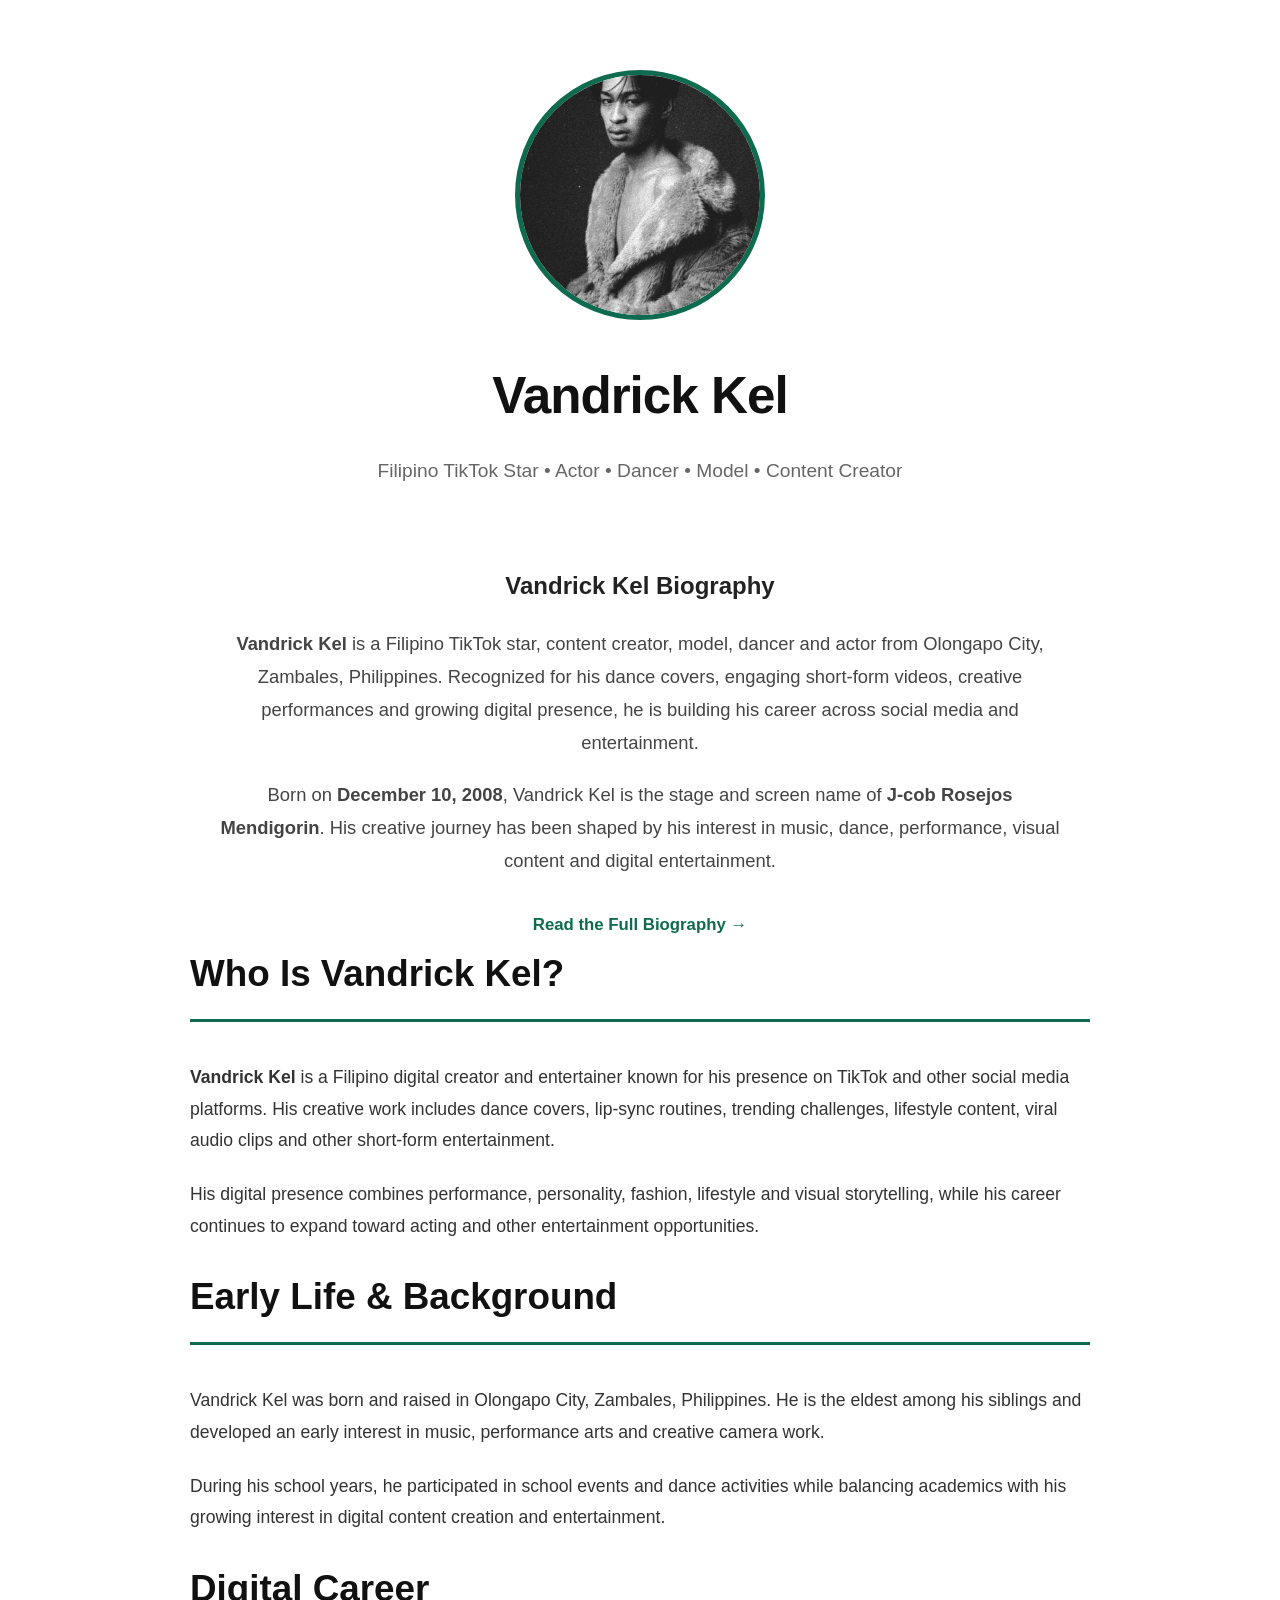
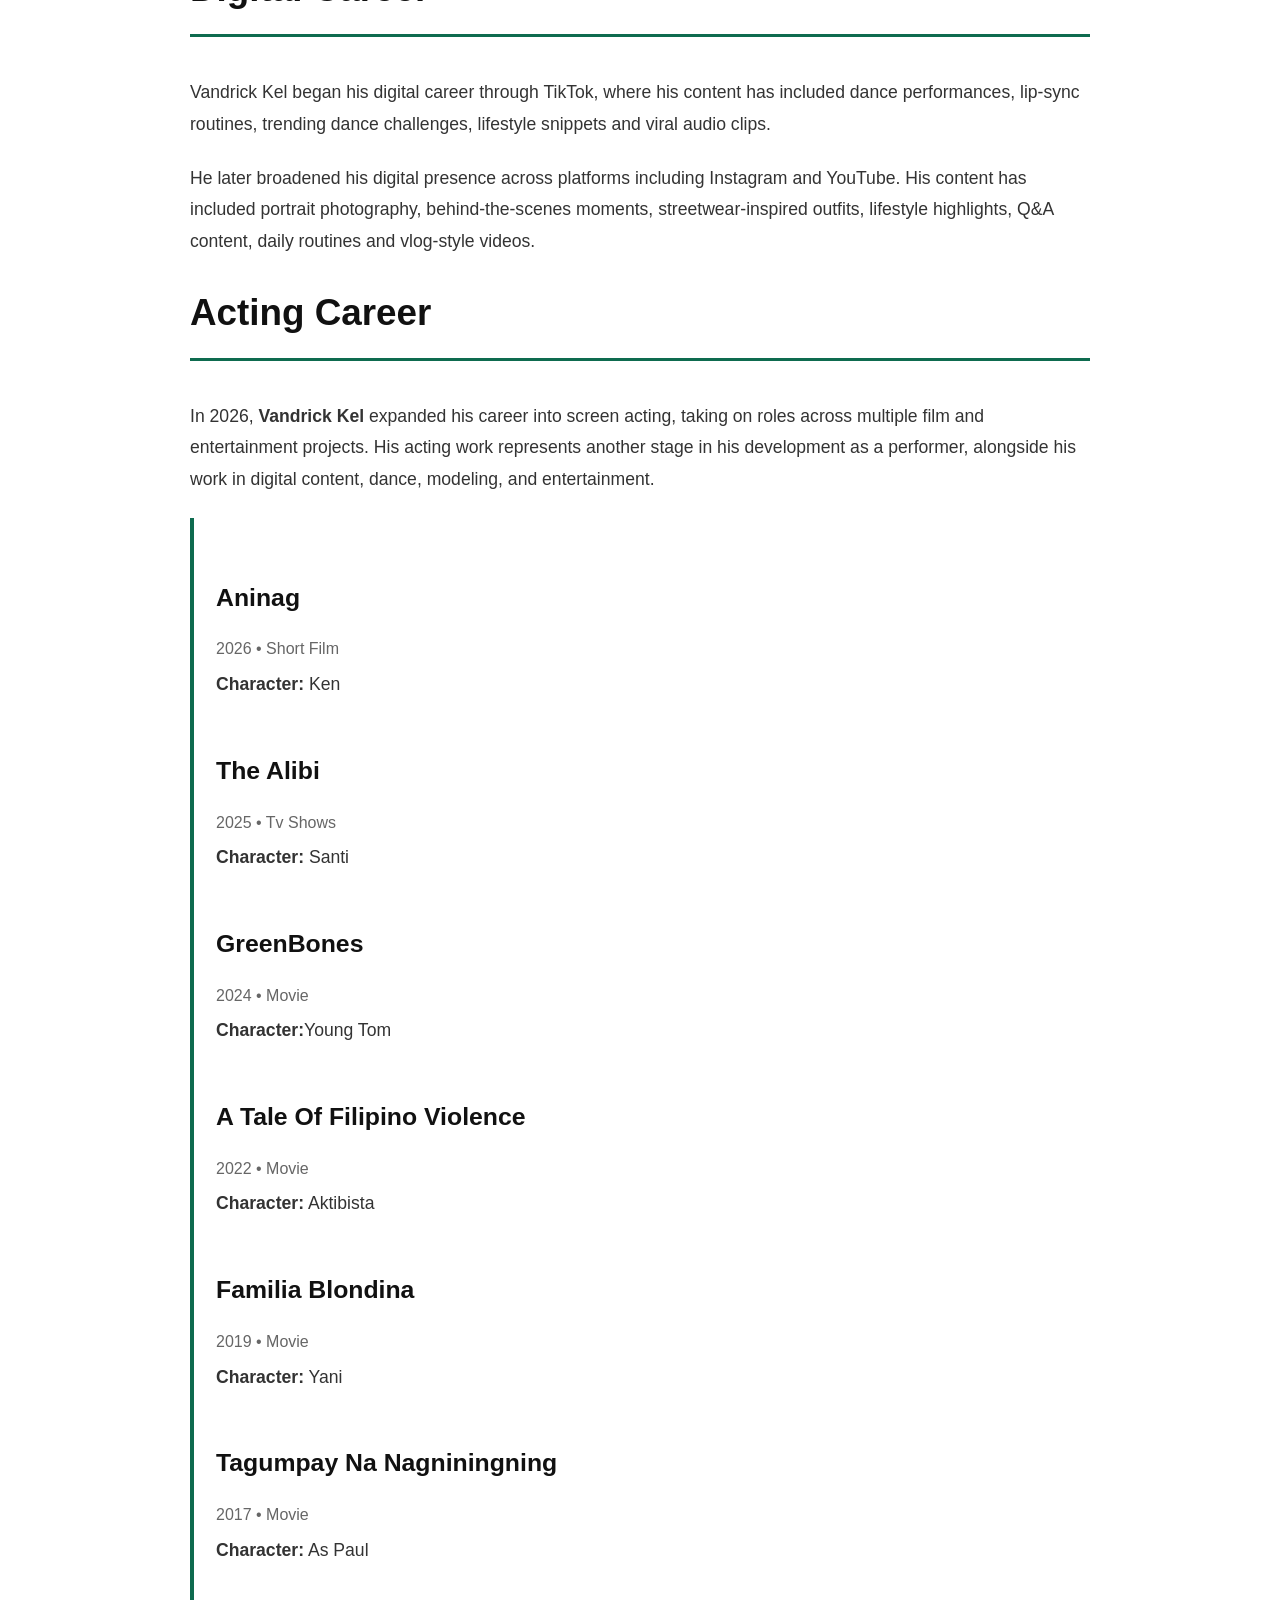
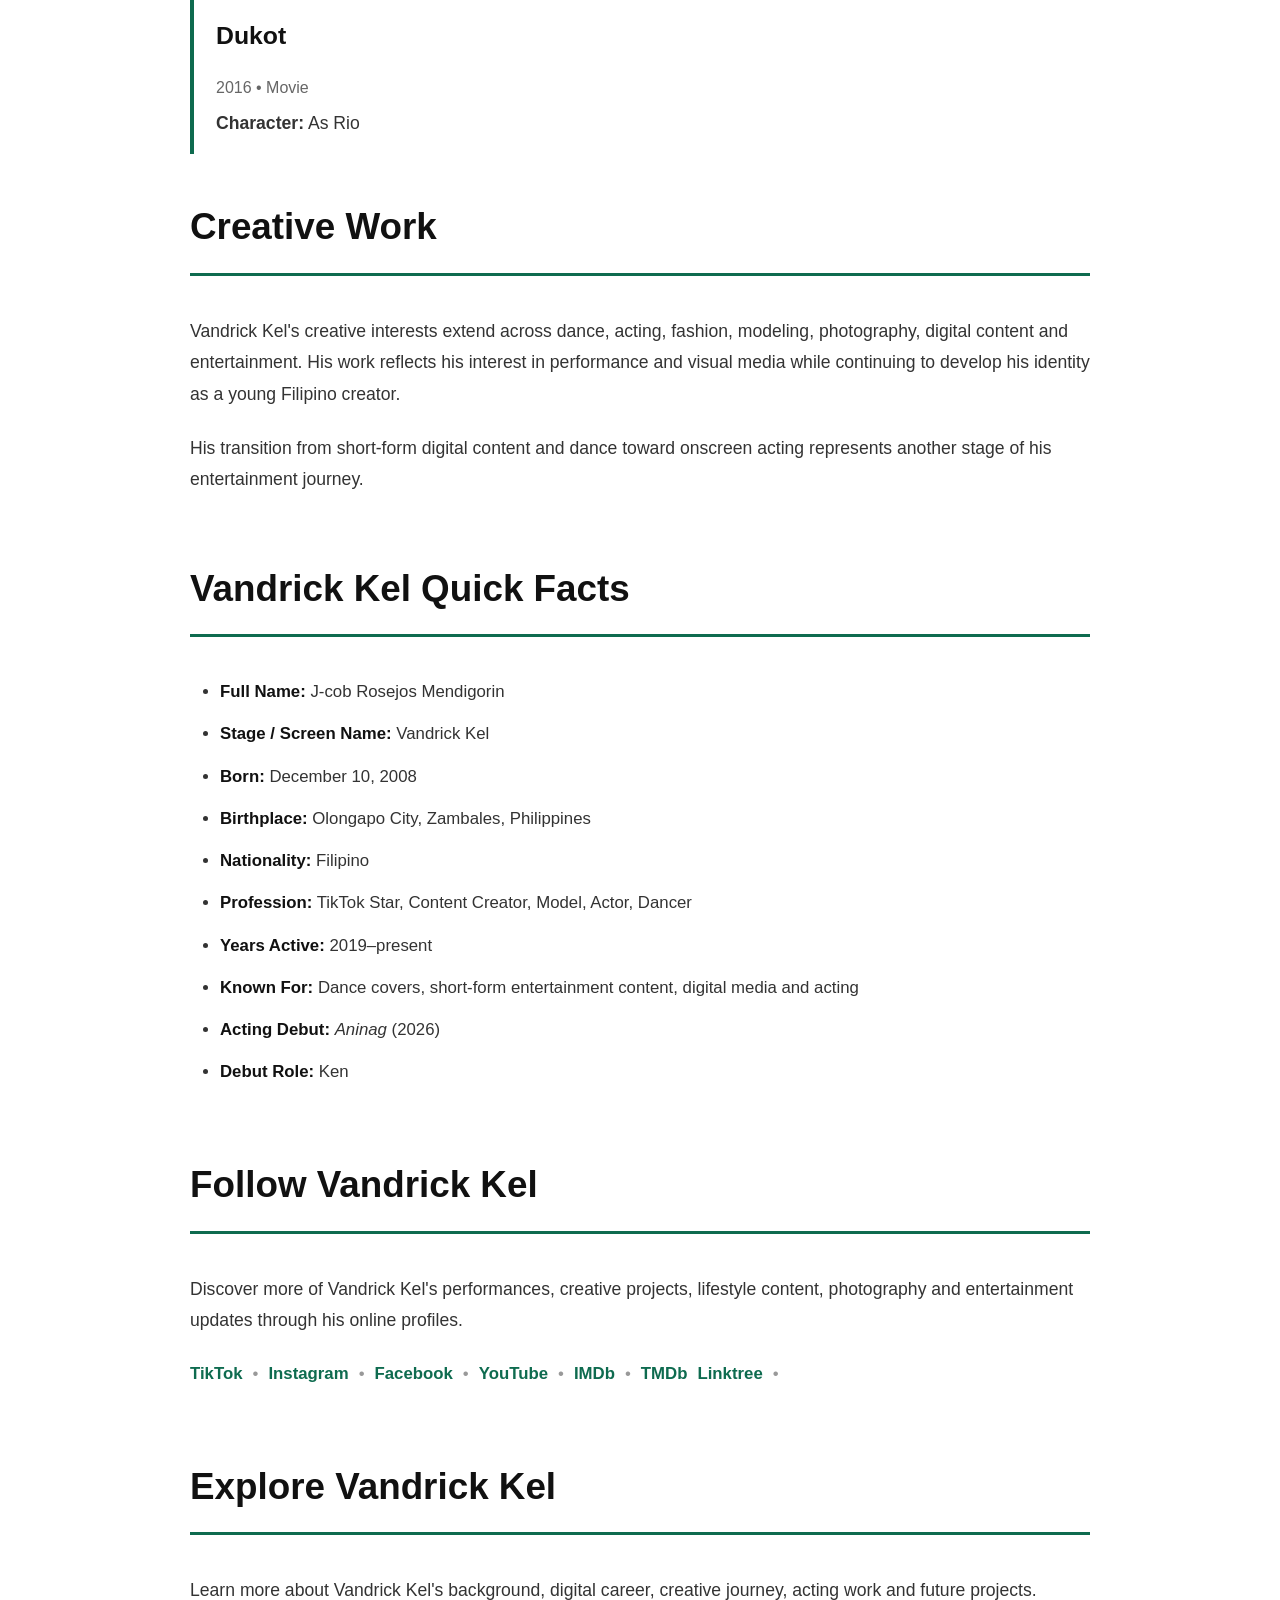
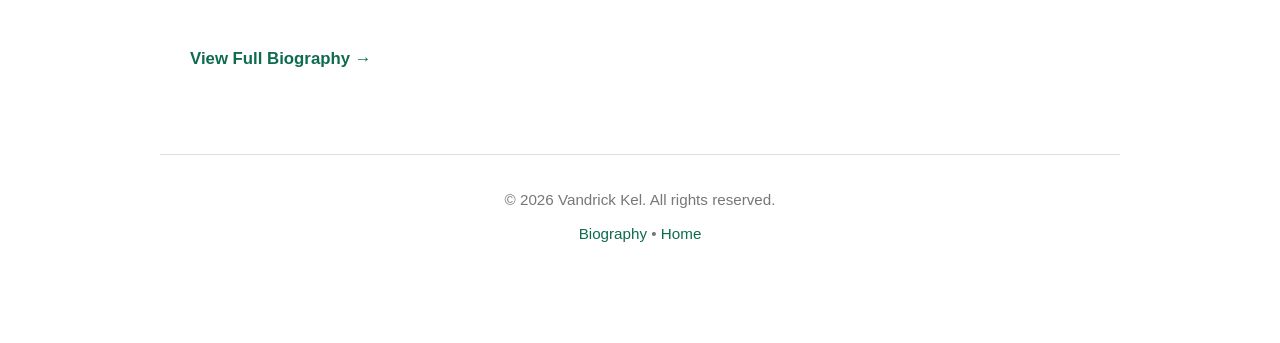
<file: index.html>
<!DOCTYPE html>
<html lang="en">
<head>
<meta charset="UTF-8">
<meta name="viewport" content="width=device-width, initial-scale=1.0">
<meta name="google-site-verification" content="C8vLvg6FBzjYCtezWbCDhs6NdPQ2wVLmNBGXjMacspY" />
<title>Vandrick Kel - Biography | Filipino TikTok Star, Actor & Content Creator</title>
<meta name="description" content="Vandrick Kel is a Filipino TikTok star, content creator, model, dancer and actor from Olongapo City, Zambales. Discover his biography, career, digital journey and acting debut as Ken in Aninag (2026).">
<meta name="author" content="Vandrick Kel">
<meta name="robots" content="index, follow">
<meta name="keywords" content="Vandrick Kel, Vandrick Kel biography, Vandrick Kel actor, Vandrick Kel TikTok, Vandrick Kel dancer, Vandrick Kel content creator, Vandrick Kel model, J-cob Rosejos Mendigorin, Aninag 2026, Ken Aninag">
<link rel="canonical" href="https://j-cobmendigorin.github.io/vandrick-kel/">
<meta property="og:type" content="profile">
<meta property="og:title" content="Vandrick Kel - Biography">
<meta property="og:description" content="Filipino TikTok star, content creator, model, dancer and actor from Olongapo City, Zambales.">
<meta property="og:url" content="https://j-cobmendigorin.github.io/vandrick-kel/">
<meta property="og:image" content="https://j-cobmendigorin.github.io/vandrick-kel/assets/vandrick-kel.jpg">
<meta property="og:site_name" content="Vandrick Kel">
<meta name="twitter:card" content="summary_large_image">
<meta name="twitter:title" content="Vandrick Kel - Biography">
<meta name="twitter:description" content="Filipino TikTok star, content creator, model, dancer and actor from Olongapo City, Zambales.">
<meta name="twitter:image" content="https://j-cobmendigorin.github.io/vandrick-kel/assets/vandrick-kel.jpg">
<script type="application/ld+json">
{"@context": "https://schema.org",
  "@type": "Person",
  "name": "Vandrick Kel",
  "alternateName": "J-cob Rosejos Mendigorin",
  "birthDate": "2008-12-10",
  "birthPlace": {
    "@type": "Place",
    "name": "Olongapo City, Zambales, Philippines"},
  "nationality": {
    "@type": "Country",
    "name": "Philippines"
  },
  "jobTitle": [
    "TikTok Star",
    "Content Creator",
    "Model",
    "Actor",
    "Dancer"
  ],
  "url": "https://j-cobmendigorin.github.io/vandrick-kel/",
  "image": "https://j-cobmendigorin.github.io/vandrick-kel/assets/vandrick-kel.jpg",
  "sameAs": [
    "https://www.tiktok.com/@vandrickkel",
    "https://www.youtube.com/@vandrickkel",
    "https://www.instagram.com/vandrickkel",
    "https://www.facebook.com/vandrickkel",
    "https://www.imdb.com/name/nm18604994/",
    "https://www.themoviedb.org/person/6289377-vandrick-kel",
    "https://linktr.ee/vandrickkel",
  ]
}
</script>
<link rel="stylesheet" href="style.css">
</head>
<body>
<main class="site-container">
<header class="hero">
<img src="assets/vandrick-kel.jpg" alt="Vandrick Kel - Filipino actor, dancer, model and digital content creator" class="profile-image">
<h1>Vandrick Kel</h1>
<p class="tagline">Filipino TikTok Star • Actor • Dancer • Model • Content Creator</p>
</header>
<section class="home-intro">
<h2>Vandrick Kel Biography</h2>
<p><strong>Vandrick Kel</strong> is a Filipino TikTok star, content creator, model, dancer and actor from Olongapo City, Zambales, Philippines. Recognized for his dance covers, engaging short-form videos, creative performances and growing digital presence, he is building his career across social media and entertainment.</p>
<p>Born on <strong>December 10, 2008</strong>, Vandrick Kel is the stage and screen name of <strong>J-cob Rosejos Mendigorin</strong>. His creative journey has been shaped by his interest in music, dance, performance, visual content and digital entertainment.</p>
<a href="about.html" class="read-more">Read the Full Biography →</a>
</section>
<section class="content">
<h2>Who Is Vandrick Kel?</h2>
<p><strong>Vandrick Kel</strong> is a Filipino digital creator and entertainer known for his presence on TikTok and other social media platforms. His creative work includes dance covers, lip-sync routines, trending challenges, lifestyle content, viral audio clips and other short-form entertainment.</p>
<p>His digital presence combines performance, personality, fashion, lifestyle and visual storytelling, while his career continues to expand toward acting and other entertainment opportunities.</p>
<h2>Early Life &amp; Background</h2>
<p>Vandrick Kel was born and raised in Olongapo City, Zambales, Philippines. He is the eldest among his siblings and developed an early interest in music, performance arts and creative camera work.</p>
<p>During his school years, he participated in school events and dance activities while balancing academics with his growing interest in digital content creation and entertainment.</p>
<h2>Digital Career</h2>
<p>Vandrick Kel began his digital career through TikTok, where his content has included dance performances, lip-sync routines, trending dance challenges, lifestyle snippets and viral audio clips.</p>
<p>He later broadened his digital presence across platforms including Instagram and YouTube. His content has included portrait photography, behind-the-scenes moments, streetwear-inspired outfits, lifestyle highlights, Q&amp;A content, daily routines and vlog-style videos.</p>
<h2>Acting Career</h2>
<p>In 2026, <strong>Vandrick Kel</strong> expanded his career into screen acting, taking on roles across multiple film and entertainment projects. His acting work represents another stage in his development as a performer, alongside his work in digital content, dance, modeling, and entertainment.</p>
<div class="film-card">
<h3>Aninag</h3>
<p class="film-year">2026 • Short Film</p>
<p><strong>Character:</strong> Ken</p>
<h3>The Alibi</h3>
<p class="film-year">2025 • Tv Shows</p>
<p><strong>Character:</strong> Santi</p>
<h3>GreenBones</h3>
<p class="film-year">2024 • Movie</p>
<p><strong>Character:</strong>Young Tom</p>
<h3>A Tale Of Filipino Violence</h3>
<p class="film-year">2022 • Movie</p>
<p><strong>Character:</strong> Aktibista</p>
<h3>Familia Blondina</h3>
<p class="film-year">2019 • Movie</p>
<p><strong>Character:</strong> Yani</p>
<h3>Tagumpay Na Nagniningning</h3>
<p class="film-year">2017 • Movie</p>
<p><strong>Character:</strong> As Paul</p>
<h3>Dukot</h3>
<p class="film-year">2016 • Movie</p>
<p><strong>Character:</strong> As Rio</p>
</div>
<h2>Creative Work</h2>
<p>Vandrick Kel's creative interests extend across dance, acting, fashion, modeling, photography, digital content and entertainment. His work reflects his interest in performance and visual media while continuing to develop his identity as a young Filipino creator.</p>
<p>His transition from short-form digital content and dance toward onscreen acting represents another stage of his entertainment journey.</p>
<section class="quick-facts">
<h2>Vandrick Kel Quick Facts</h2>
<ul>
<li><strong>Full Name:</strong> J-cob Rosejos Mendigorin</li>
<li><strong>Stage / Screen Name:</strong> Vandrick Kel</li>
<li><strong>Born:</strong> December 10, 2008</li>
<li><strong>Birthplace:</strong> Olongapo City, Zambales, Philippines</li>
<li><strong>Nationality:</strong> Filipino</li>
<li><strong>Profession:</strong> TikTok Star, Content Creator, Model, Actor, Dancer</li>
<li><strong>Years Active:</strong> 2019–present</li>
<li><strong>Known For:</strong> Dance covers, short-form entertainment content, digital media and acting</li>
<li><strong>Acting Debut:</strong> <em>Aninag</em> (2026)</li>
<li><strong>Debut Role:</strong> Ken</li>
</ul>
</section>
<section class="connect">
<h2>Follow Vandrick Kel</h2>
<p>Discover more of Vandrick Kel's performances, creative projects, lifestyle content, photography and entertainment updates through his online profiles.</p>
<div class="social-links">
<a href="https://www.tiktok.com/@vandrickkel" target="_blank" rel="noopener noreferrer">TikTok</a><span>•</span>
<a href="https://www.instagram.com/vandrickkel" target="_blank" rel="noopener noreferrer">Instagram</a><span>•</span>
<a href="https://www.facebook.com/vandrickkel" target="_blank" rel="noopener noreferrer">Facebook</a><span>•</span>
<a href="https://www.youtube.com/@vandrickkel" target="_blank" rel="noopener noreferrer">YouTube</a><span>•</span>  
<a href="https://www.imdb.com/name/nm18604994/" target="_blank" rel="noopener noreferrer">IMDb</a><span>•</span>
<a href="https://www.themoviedb.org/person/6289377-vandrick-kel" target="_blank" rel="noopener noreferrer">TMDb</a>
<a href="https://linktr.ee/vandrickkel" target="_blank" rel="noopener noreferrer">Linktree</a><span>•</span>
</div>
</section>
<section class="connect">
<h2>Explore Vandrick Kel</h2>
<p>Learn more about Vandrick Kel's background, digital career, creative journey, acting work and future projects.</p>
<a href="about.html" class="read-more">View Full Biography →</a>
</section>
</section>
<footer>
<p>© 2026 Vandrick Kel. All rights reserved.</p>
<p><a href="about.html">Biography</a> <span>•</span> <a href="index.html">Home</a></p>
</footer>
</main>
</body>
</html>
</file>
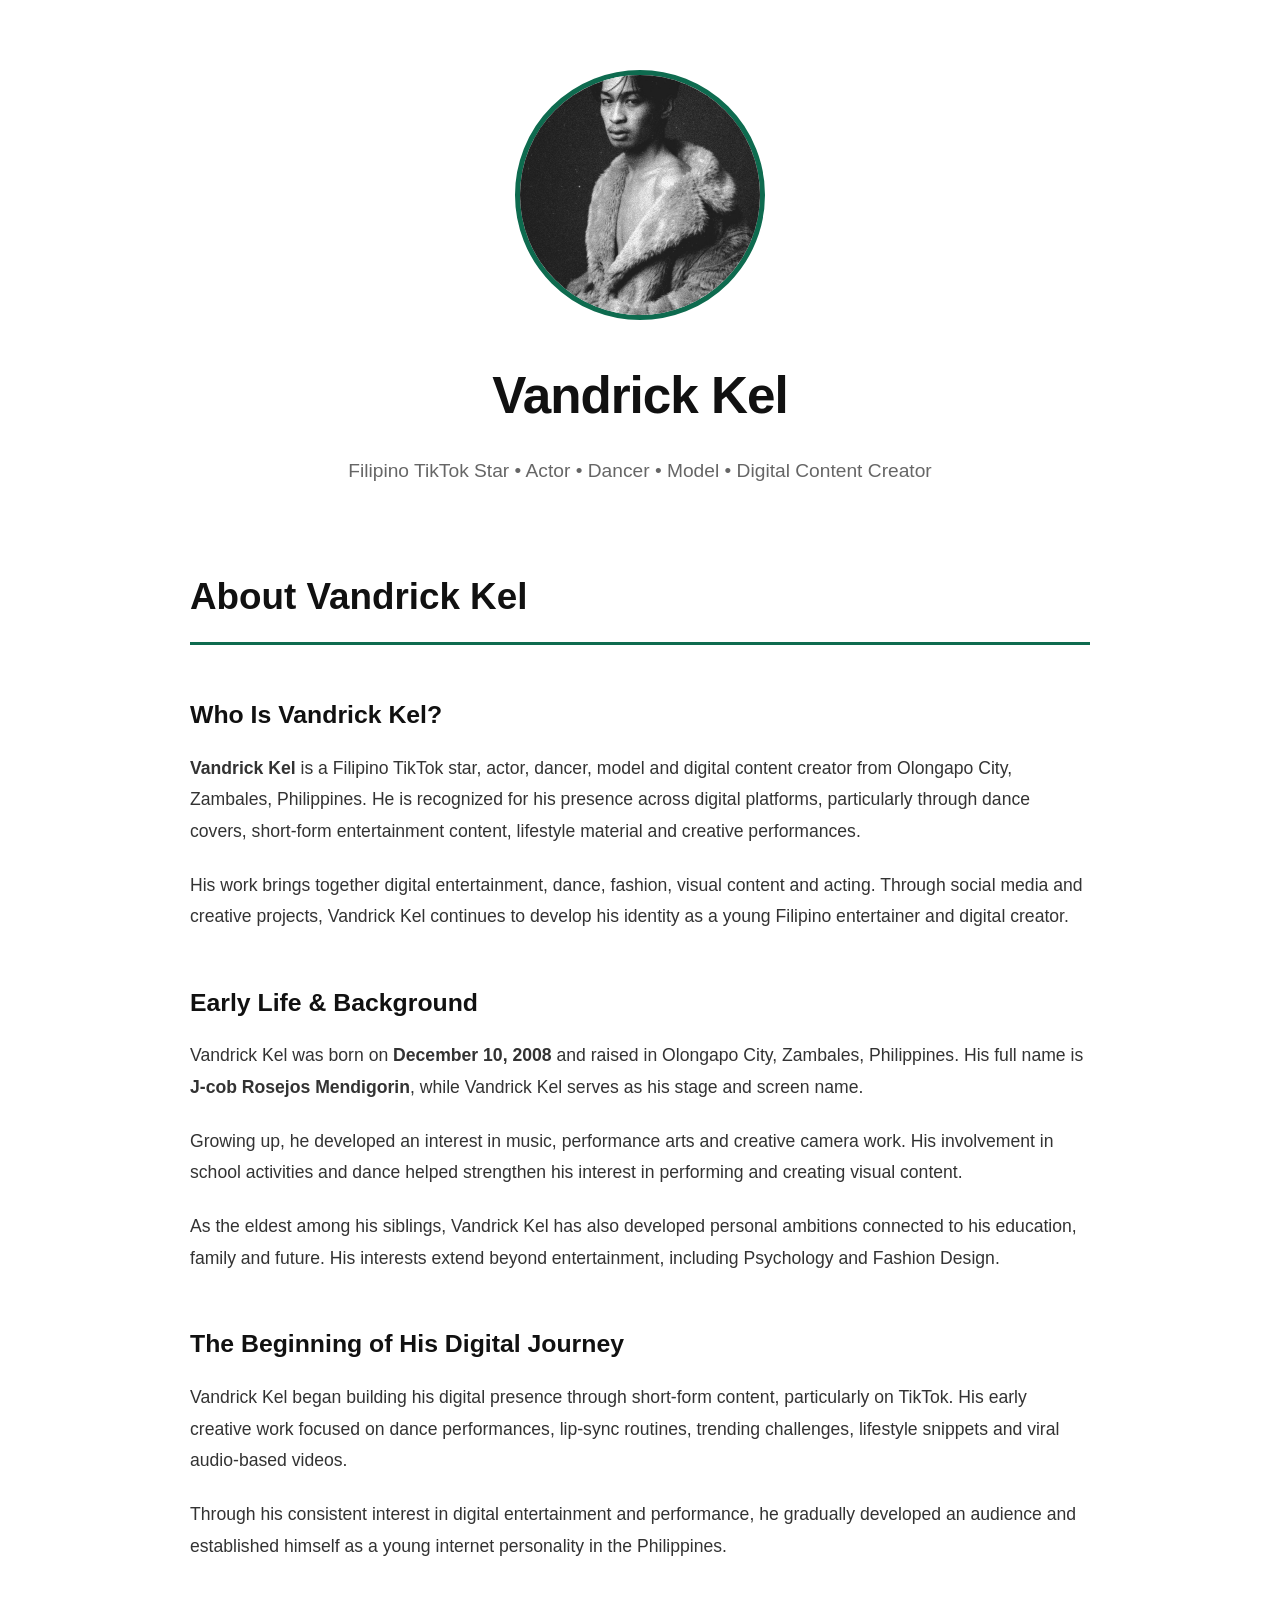
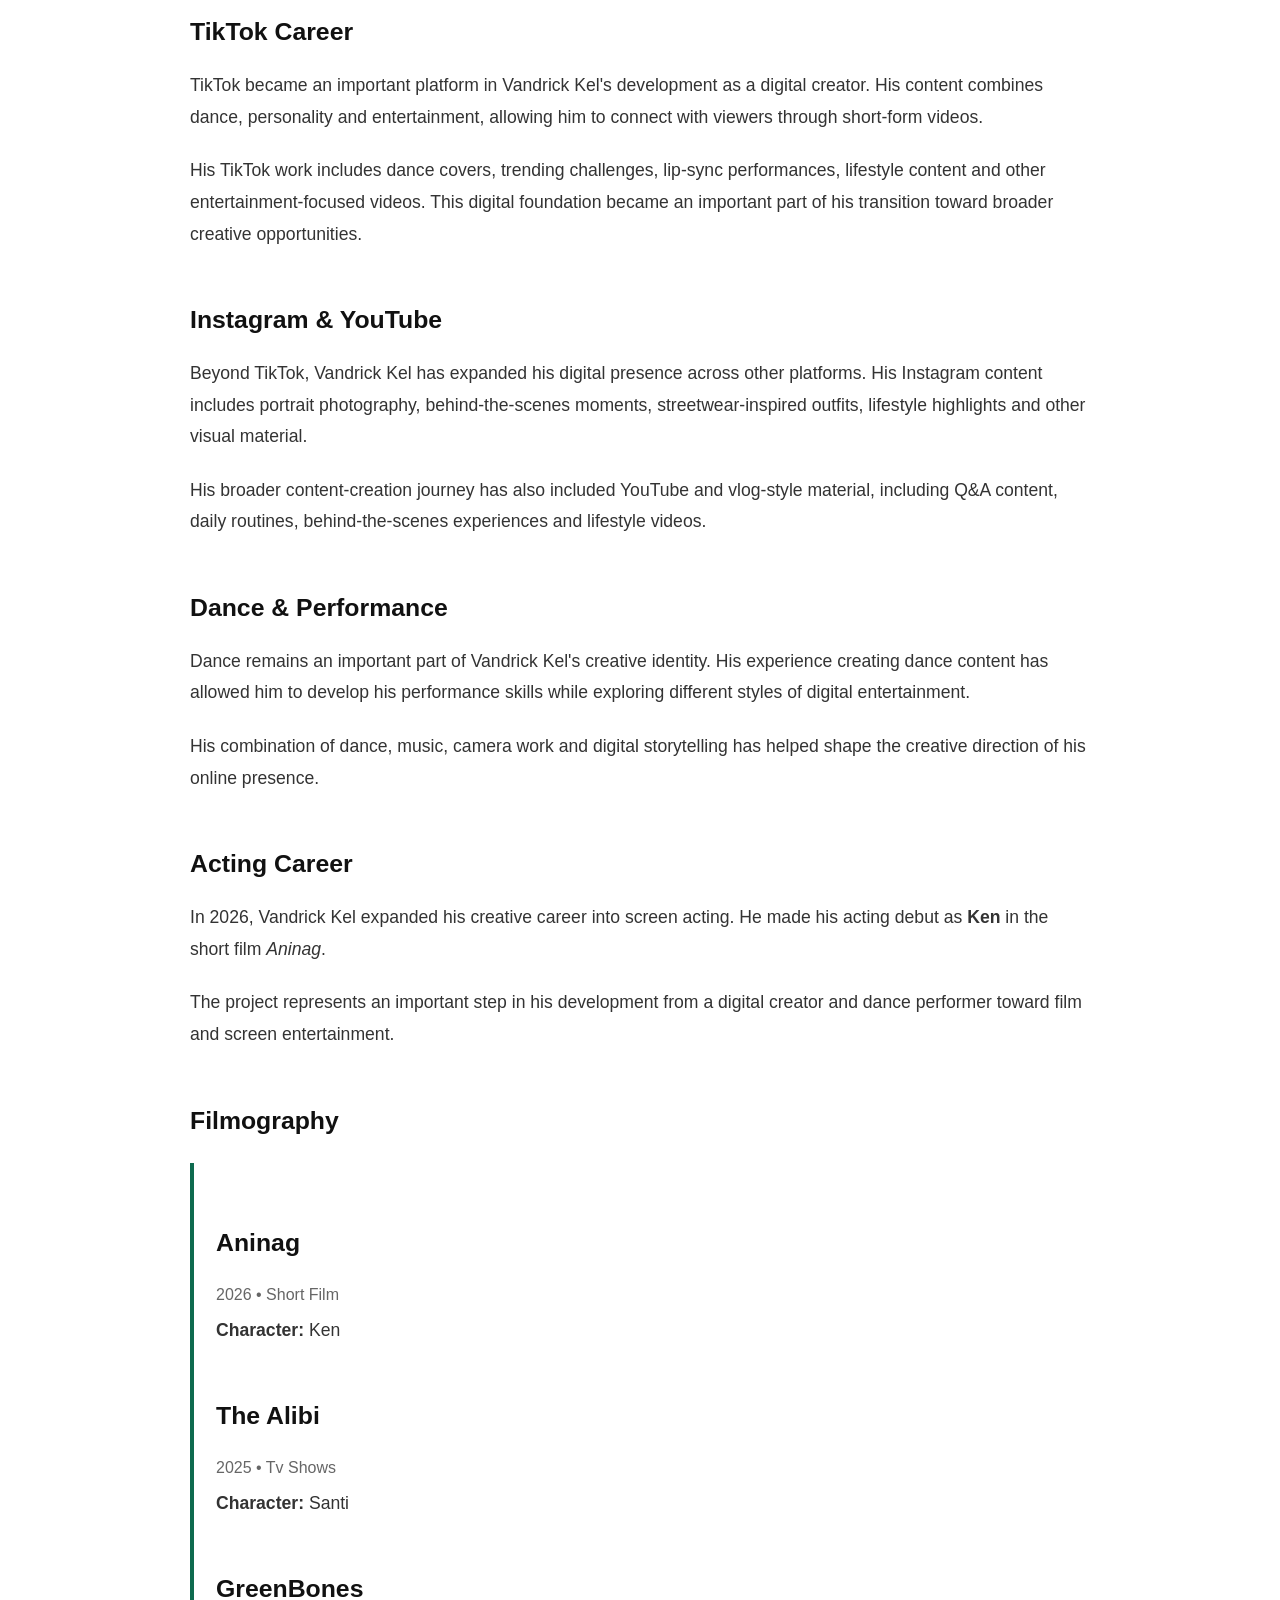
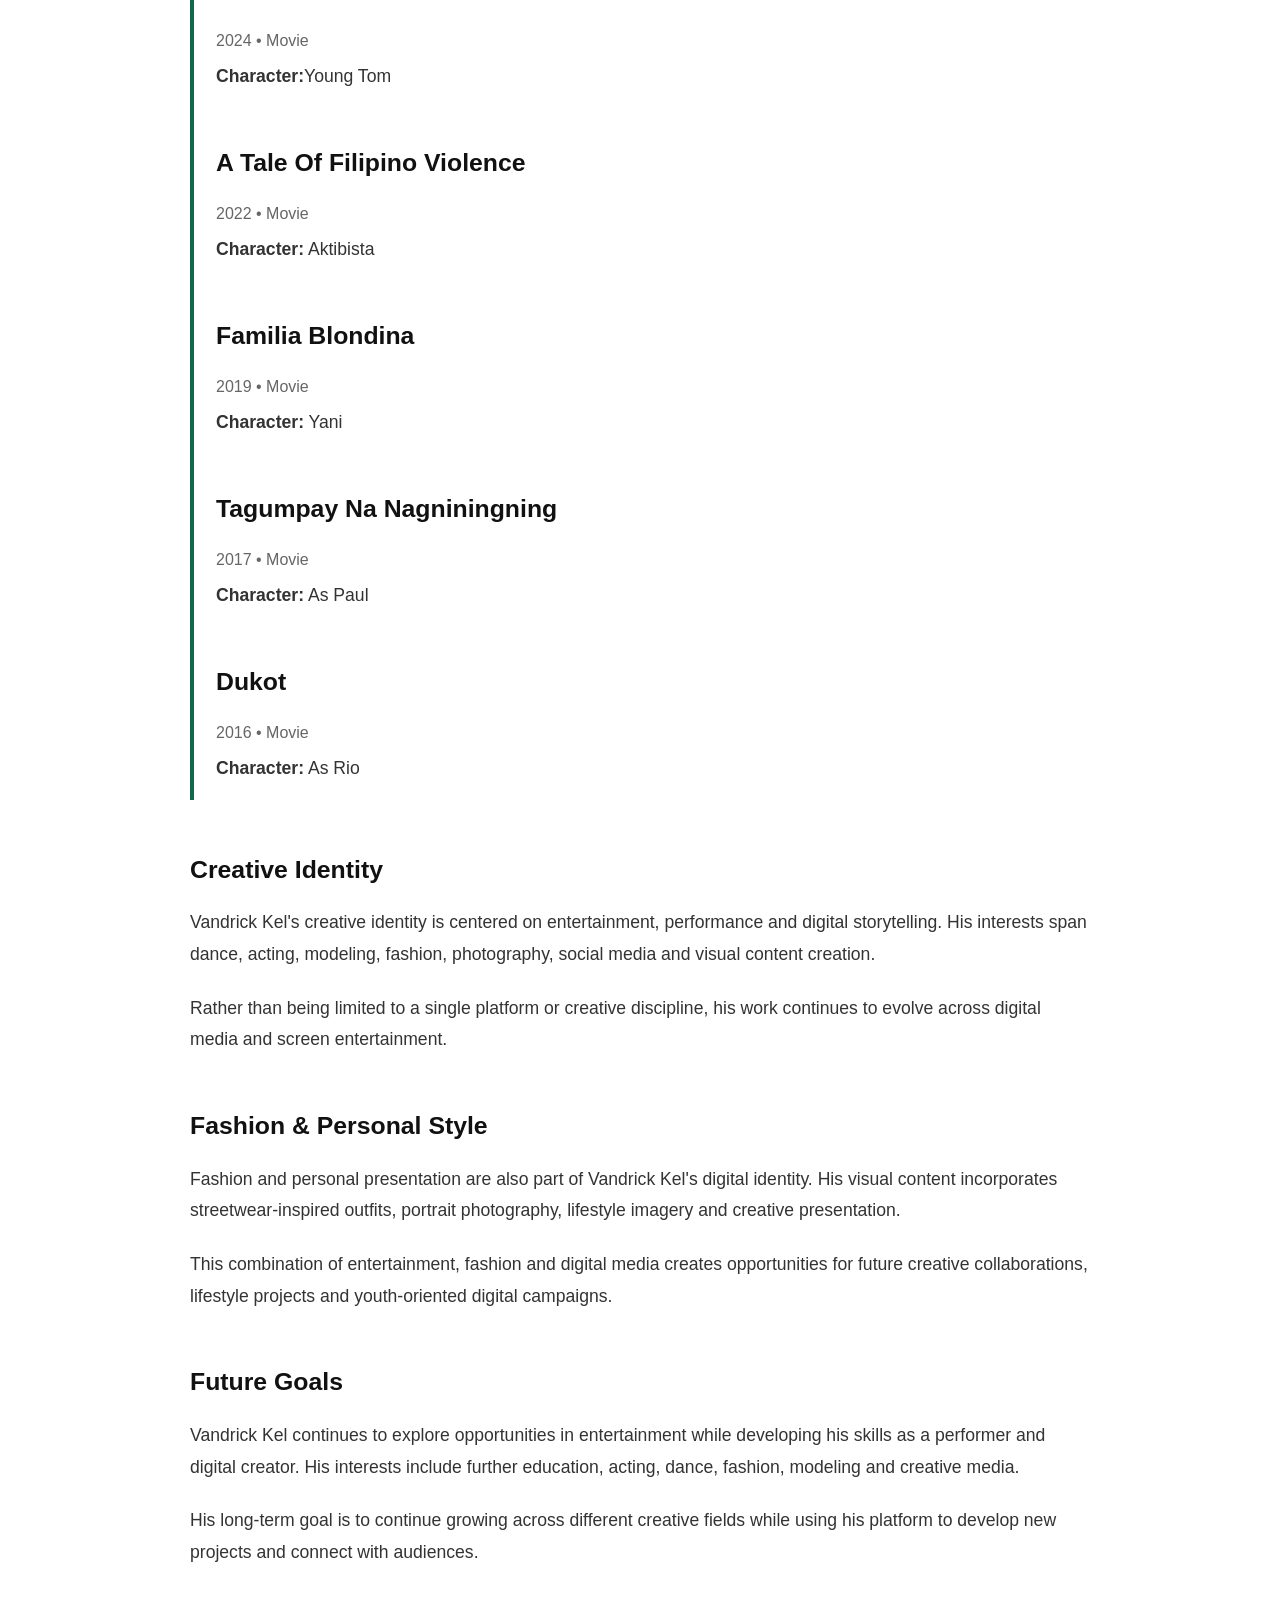
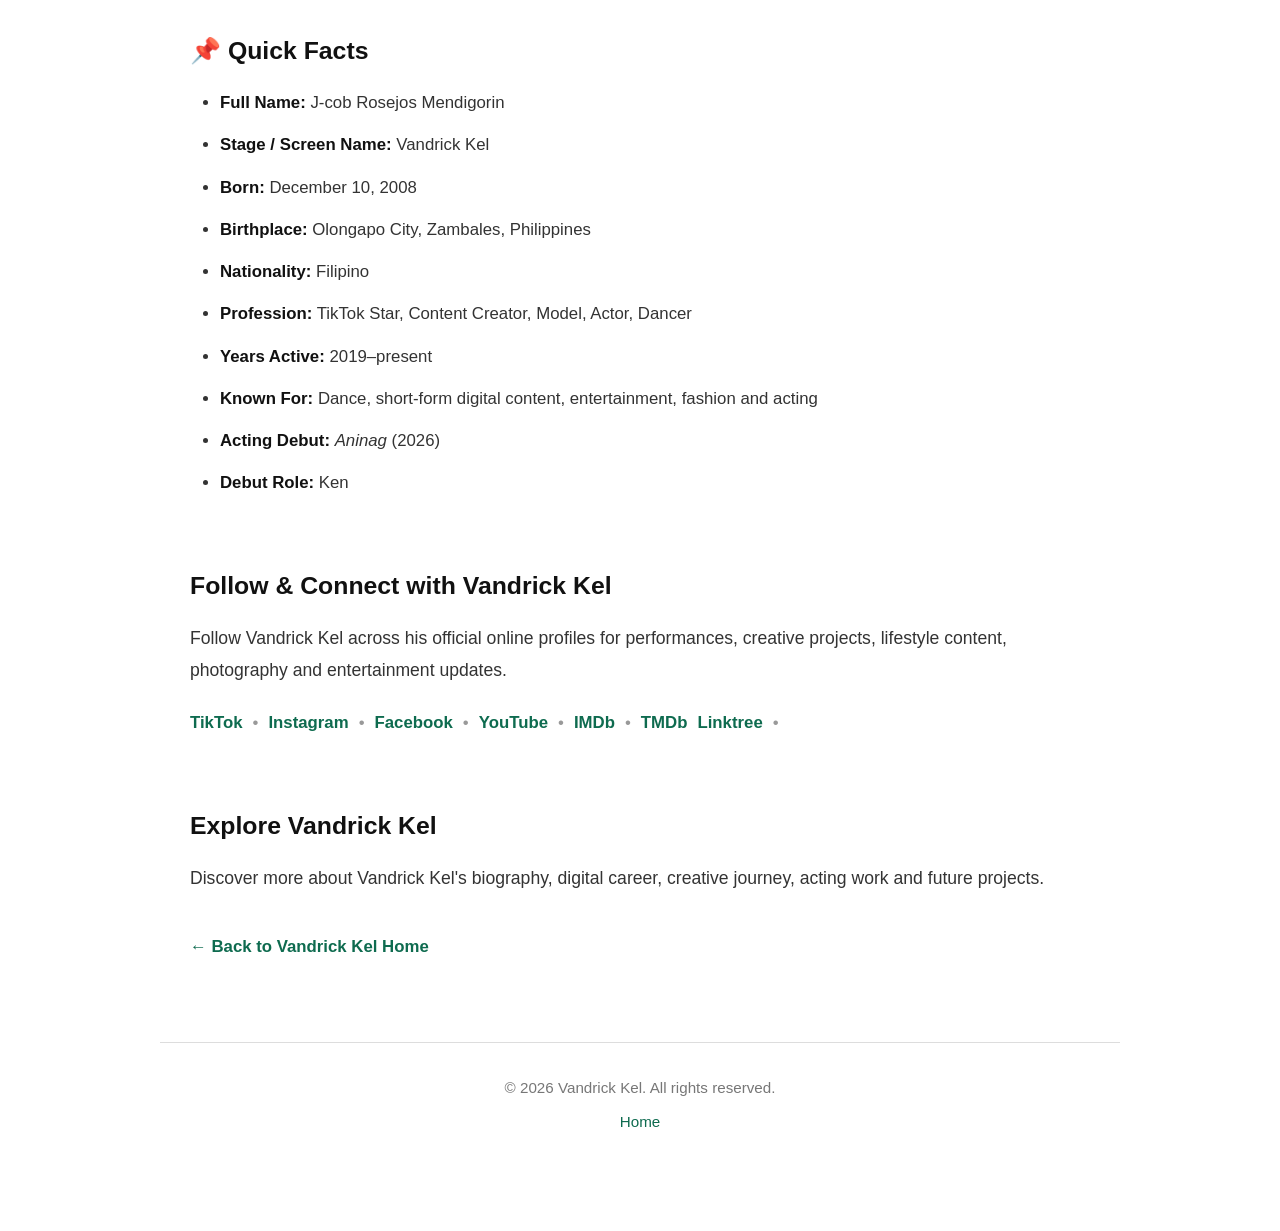
<file: about.html>
<!DOCTYPE html>
<html lang="en">
<head>
<meta charset="UTF-8">
<meta name="viewport" content="width=device-width, initial-scale=1.0">
<title>About Vandrick Kel | Biography, Career &amp; Filmography</title>
<meta name="description" content="Learn about Vandrick Kel, Filipino TikTok star, actor, dancer, model and digital content creator from Olongapo City, Zambales. Explore his biography, digital career, creative journey and acting debut as Ken in Aninag (2026).">
<meta name="author" content="Vandrick Kel">
<meta name="robots" content="index, follow">
<meta name="keywords" content="Vandrick Kel, Vandrick Kel biography, Vandrick Kel profile, Vandrick Kel actor, Vandrick Kel TikTok, Vandrick Kel dancer, Vandrick Kel model, Vandrick Kel content creator, J-cob Rosejos Mendigorin, Aninag 2026, Ken Aninag">
<link rel="canonical" href="https://j-cobmendigorin.github.io/vandrick-kel/about.html">
<meta property="og:type" content="profile">
<meta property="og:title" content="About Vandrick Kel | Biography &amp; Career">
<meta property="og:description" content="Biography and career profile of Vandrick Kel, a Filipino TikTok star, actor, dancer, model and digital content creator from Olongapo City, Zambales.">
<meta property="og:url" content="https://j-cobmendigorin.github.io/vandrick-kel/about.html">
<meta property="og:image" content="https://j-cobmendigorin.github.io/vandrick-kel/assets/vandrick-kel.jpg">
<meta property="og:site_name" content="Vandrick Kel">
<meta name="twitter:card" content="summary_large_image">
<meta name="twitter:title" content="About Vandrick Kel | Biography &amp; Career">
<meta name="twitter:description" content="Biography and career profile of Vandrick Kel, Filipino actor, dancer, model and digital content creator from Olongapo City, Zambales.">
<meta name="twitter:image" content="https://j-cobmendigorin.github.io/vandrick-kel/assets/vandrick-kel.jpg">
<script type="application/ld+json">
{
 "@context": "https://schema.org",
  "@type": "Person",
  "name": "Vandrick Kel",
  "alternateName": "J-cob Rosejos Mendigorin",
  "birthDate": "2008-12-10",
  "birthPlace": {
    "@type": "Place",
    "name": "Olongapo City, Zambales, Philippines"
  },
  "nationality": {
    "@type": "Country",
    "name": "Philippines"
  },
  "jobTitle": [
    "TikTok Star",
    "Content Creator",
    "Model",
    "Actor",
    "Dancer"
  ],
  "url": "https://j-cobmendigorin.github.io/vandrick-kel/about.html",
  "image": "https://j-cobmendigorin.github.io/vandrick-kel/assets/vandrick-kel.jpg",
  "sameAs": [
    "https://www.tiktok.com/@vandrickkel",
    "https://www.instagram.com/vandrickkel",
    "https://www.facebook.com/vandrickkel",
    "https://www.youtube.com/@vandrickkel",
    "https://www.imdb.com/name/nm18604994/",
    "https://www.themoviedb.org/person/6289377-vandrick-kel",
    "https://linktr.ee/vandrickkel",
  ]
}
</script>
<link rel="stylesheet" href="style.css">
</head>
<body>
<main class="site-container">
<header class="hero">
<img src="assets/vandrick-kel.jpg" alt="Vandrick Kel - Filipino actor, dancer, model and digital content creator" class="profile-image">
<h1>Vandrick Kel</h1>
<p class="tagline">Filipino TikTok Star • Actor • Dancer • Model • Digital Content Creator</p>
</header>
<section class="content">
<h2>About Vandrick Kel</h2>
<h3>Who Is Vandrick Kel?</h3>
<p><strong>Vandrick Kel</strong> is a Filipino TikTok star, actor, dancer, model and digital content creator from Olongapo City, Zambales, Philippines. He is recognized for his presence across digital platforms, particularly through dance covers, short-form entertainment content, lifestyle material and creative performances.</p>
<p>His work brings together digital entertainment, dance, fashion, visual content and acting. Through social media and creative projects, Vandrick Kel continues to develop his identity as a young Filipino entertainer and digital creator.</p>
<h3>Early Life &amp; Background</h3>
<p>Vandrick Kel was born on <strong>December 10, 2008</strong> and raised in Olongapo City, Zambales, Philippines. His full name is <strong>J-cob Rosejos Mendigorin</strong>, while Vandrick Kel serves as his stage and screen name.</p>
<p>Growing up, he developed an interest in music, performance arts and creative camera work. His involvement in school activities and dance helped strengthen his interest in performing and creating visual content.</p>
<p>As the eldest among his siblings, Vandrick Kel has also developed personal ambitions connected to his education, family and future. His interests extend beyond entertainment, including Psychology and Fashion Design.</p>
<h3>The Beginning of His Digital Journey</h3>
<p>Vandrick Kel began building his digital presence through short-form content, particularly on TikTok. His early creative work focused on dance performances, lip-sync routines, trending challenges, lifestyle snippets and viral audio-based videos.</p>
<p>Through his consistent interest in digital entertainment and performance, he gradually developed an audience and established himself as a young internet personality in the Philippines.</p>
<h3>TikTok Career</h3>
<p>TikTok became an important platform in Vandrick Kel's development as a digital creator. His content combines dance, personality and entertainment, allowing him to connect with viewers through short-form videos.</p>
<p>His TikTok work includes dance covers, trending challenges, lip-sync performances, lifestyle content and other entertainment-focused videos. This digital foundation became an important part of his transition toward broader creative opportunities.</p>
<h3>Instagram &amp; YouTube</h3>
<p>Beyond TikTok, Vandrick Kel has expanded his digital presence across other platforms. His Instagram content includes portrait photography, behind-the-scenes moments, streetwear-inspired outfits, lifestyle highlights and other visual material.</p>
<p>His broader content-creation journey has also included YouTube and vlog-style material, including Q&amp;A content, daily routines, behind-the-scenes experiences and lifestyle videos.</p>
<h3>Dance &amp; Performance</h3>
<p>Dance remains an important part of Vandrick Kel's creative identity. His experience creating dance content has allowed him to develop his performance skills while exploring different styles of digital entertainment.</p>
<p>His combination of dance, music, camera work and digital storytelling has helped shape the creative direction of his online presence.</p>
<h3>Acting Career</h3>
<p>In 2026, Vandrick Kel expanded his creative career into screen acting. He made his acting debut as <strong>Ken</strong> in the short film <em>Aninag</em>.</p>
<p>The project represents an important step in his development from a digital creator and dance performer toward film and screen entertainment.</p>
<h3>Filmography</h3>
<div class="film-card">
<h3>Aninag</h3>
<p class="film-year">2026 • Short Film</p>
<p><strong>Character:</strong> Ken</p>
<h3>The Alibi</h3>
<p class="film-year">2025 • Tv Shows</p>
<p><strong>Character:</strong> Santi</p>
<h3>GreenBones</h3>
<p class="film-year">2024 • Movie</p>
<p><strong>Character:</strong>Young Tom</p>
<h3>A Tale Of Filipino Violence</h3>
<p class="film-year">2022 • Movie</p>
<p><strong>Character:</strong> Aktibista</p>
<h3>Familia Blondina</h3>
<p class="film-year">2019 • Movie</p>
<p><strong>Character:</strong> Yani</p>
<h3>Tagumpay Na Nagniningning</h3>
<p class="film-year">2017 • Movie</p>
<p><strong>Character:</strong> As Paul</p>
<h3>Dukot</h3>
<p class="film-year">2016 • Movie</p>
<p><strong>Character:</strong> As Rio</p>
</div>
<h3>Creative Identity</h3>
<p>Vandrick Kel's creative identity is centered on entertainment, performance and digital storytelling. His interests span dance, acting, modeling, fashion, photography, social media and visual content creation.</p>
<p>Rather than being limited to a single platform or creative discipline, his work continues to evolve across digital media and screen entertainment.</p>
<h3>Fashion &amp; Personal Style</h3>
<p>Fashion and personal presentation are also part of Vandrick Kel's digital identity. His visual content incorporates streetwear-inspired outfits, portrait photography, lifestyle imagery and creative presentation.</p>
<p>This combination of entertainment, fashion and digital media creates opportunities for future creative collaborations, lifestyle projects and youth-oriented digital campaigns.</p>
<h3>Future Goals</h3>
<p>Vandrick Kel continues to explore opportunities in entertainment while developing his skills as a performer and digital creator. His interests include further education, acting, dance, fashion, modeling and creative media.</p>
<p>His long-term goal is to continue growing across different creative fields while using his platform to develop new projects and connect with audiences.</p>
<section class="quick-facts">
<h3>📌 Quick Facts</h3>
<ul>
<li><strong>Full Name:</strong> J-cob Rosejos Mendigorin</li>
<li><strong>Stage / Screen Name:</strong> Vandrick Kel</li>
<li><strong>Born:</strong> December 10, 2008</li>
<li><strong>Birthplace:</strong> Olongapo City, Zambales, Philippines</li>
<li><strong>Nationality:</strong> Filipino</li>
<li><strong>Profession:</strong> TikTok Star, Content Creator, Model, Actor, Dancer</li>
<li><strong>Years Active:</strong> 2019–present</li>
<li><strong>Known For:</strong> Dance, short-form digital content, entertainment, fashion and acting</li>
<li><strong>Acting Debut:</strong> <em>Aninag</em> (2026)</li>
<li><strong>Debut Role:</strong> Ken</li>
</ul>
</section>
<section class="connect">
<h3>Follow &amp; Connect with Vandrick Kel</h3>
<p>Follow Vandrick Kel across his official online profiles for performances, creative projects, lifestyle content, photography and entertainment updates.</p>
<div class="social-links">
<a href="https://www.tiktok.com/@vandrickkel" target="_blank" rel="noopener noreferrer">TikTok</a><span>•</span>
<a href="https://www.instagram.com/vandrickkel" target="_blank" rel="noopener noreferrer">Instagram</a><span>•</span>
<a href="https://www.facebook.com/vandrickkel" target="_blank" rel="noopener noreferrer">Facebook</a><span>•</span>
<a href="https://www.youtube.com/@vandrickkel" target="_blank" rel="noopener noreferrer">YouTube</a><span>•</span>  
<a href="https://www.imdb.com/name/nm18604994/" target="_blank" rel="noopener noreferrer">IMDb</a><span>•</span>
<a href="https://www.themoviedb.org/person/6289377-vandrick-kel" target="_blank" rel="noopener noreferrer">TMDb</a>
<a href="https://linktr.ee/vandrickkel" target="_blank" rel="noopener noreferrer">Linktree</a><span>•</span>
</div>
</section>
<section class="connect">
<h3>Explore Vandrick Kel</h3>
<p>Discover more about Vandrick Kel's biography, digital career, creative journey, acting work and future projects.</p>
<a href="index.html" class="read-more">← Back to Vandrick Kel Home</a>
</section>
</section>
<footer>
<p>© 2026 Vandrick Kel. All rights reserved.</p>
<p><a href="index.html">Home</a></p>
</footer>
</main>
</body>
</html>
</file>
<file: style.css>
*{box-sizing:border-box}
html{scroll-behavior:smooth}
body{margin:0;padding:0;background:#fff;color:#222;font-family:-apple-system,BlinkMacSystemFont,"Segoe UI",Roboto,Helvetica,Arial,sans-serif;line-height:1.8}
.site-container{width:100%;max-width:1050px;margin:0 auto;padding:70px 45px 90px}
.hero{text-align:center;margin-bottom:75px}
.profile-image{width:250px;height:250px;object-fit:cover;display:block;margin:0 auto 30px;border-radius:50%;border:5px solid #0e6b4f}
.hero h1{margin:0;color:#111;font-size:3.2rem;font-weight:700;letter-spacing:-1px}
.tagline{margin:12px 0 0;color:#666;font-size:1.2rem}
.home-intro{text-align:center;max-width:850px;margin:0 auto}
.home-intro p{color:#444;font-size:1.15rem}
.read-more{display:inline-block;margin-top:15px;color:#0e6b4f;text-decoration:none;font-weight:600;font-size:1.05rem}
.read-more:hover{text-decoration:underline}
.content{width:100%;max-width:900px;margin:0 auto}
.content h2{margin:0 0 40px;padding-bottom:12px;border-bottom:3px solid #0e6b4f;color:#111;font-size:2.3rem}
.content h3{margin-top:48px;margin-bottom:15px;color:#111;font-size:1.55rem}
.content p{margin-top:0;margin-bottom:22px;color:#333;font-size:1.1rem}
.film-card{border-left:4px solid #0e6b4f;padding:10px 0 10px 22px;margin:20px 0 40px}
.film-card h4{margin:0;font-size:1.4rem;color:#111}
.film-card p{margin:5px 0}
.film-year{color:#666!important;font-size:1rem!important}
.quick-facts{margin-top:60px}
.quick-facts h3{margin-top:0}
.quick-facts ul{margin:0;padding-left:30px}
.quick-facts li{margin-bottom:12px;color:#333;font-size:1.05rem}
.quick-facts strong{color:#111}
.connect{margin-top:65px}
.connect h3{margin-top:0}
.social-links{display:flex;flex-wrap:wrap;align-items:center;gap:10px;font-size:1.05rem}
.social-links a{color:#0e6b4f;text-decoration:none;font-weight:600}
.social-links a:hover{color:#094c38;text-decoration:underline}
.social-links span{color:#999}
footer{margin-top:80px;padding-top:25px;border-top:1px solid #ddd;text-align:center;color:#777;font-size:.95rem}
footer p{margin:6px 0}
footer a{color:#0e6b4f;text-decoration:none}
footer a:hover{text-decoration:underline}
@media(max-width:600px){.site-container{padding:45px 22px 60px}.hero{margin-bottom:55px}.profile-image{width:200px;height:200px;margin-bottom:25px}.hero h1{font-size:2.4rem}.tagline{font-size:1rem;padding:0 10px}.content h2{font-size:1.9rem}.content h3{font-size:1.3rem}.content p{font-size:1rem}.social-links{line-height:2}}
</file>
